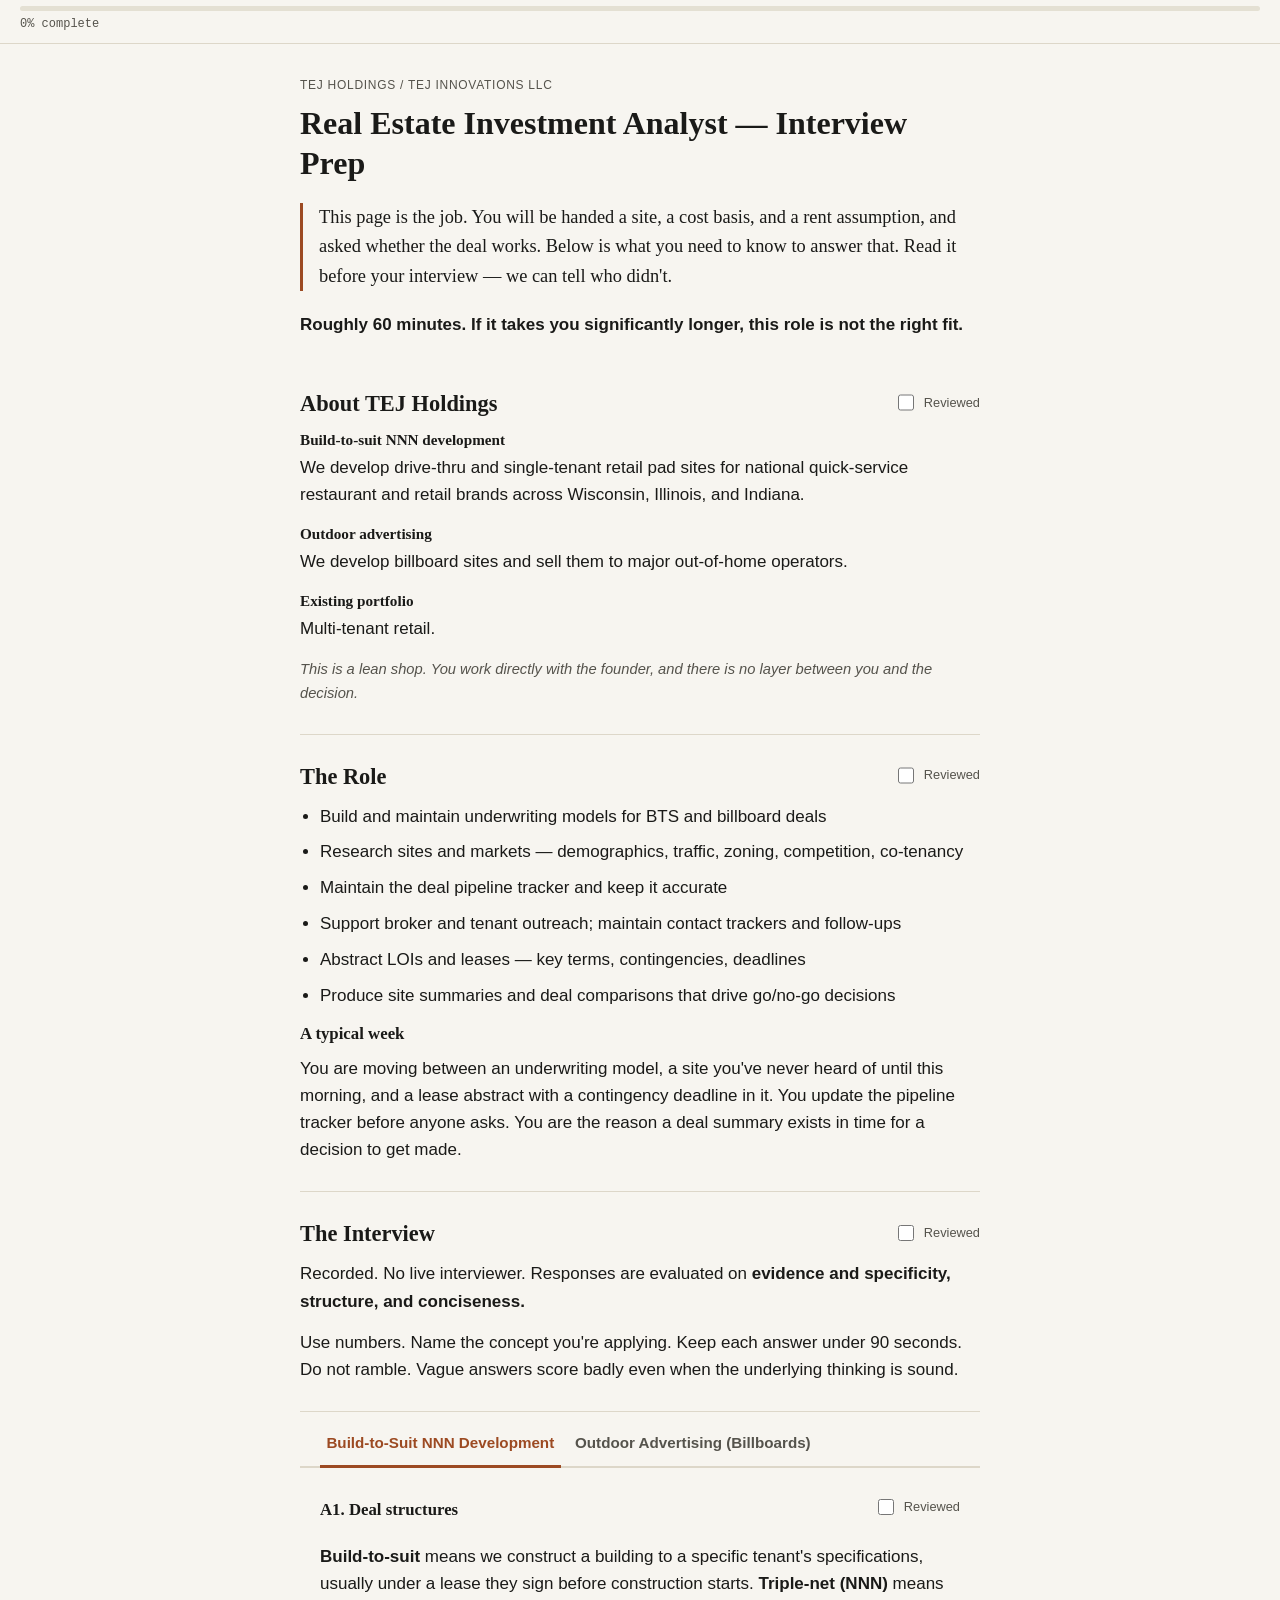
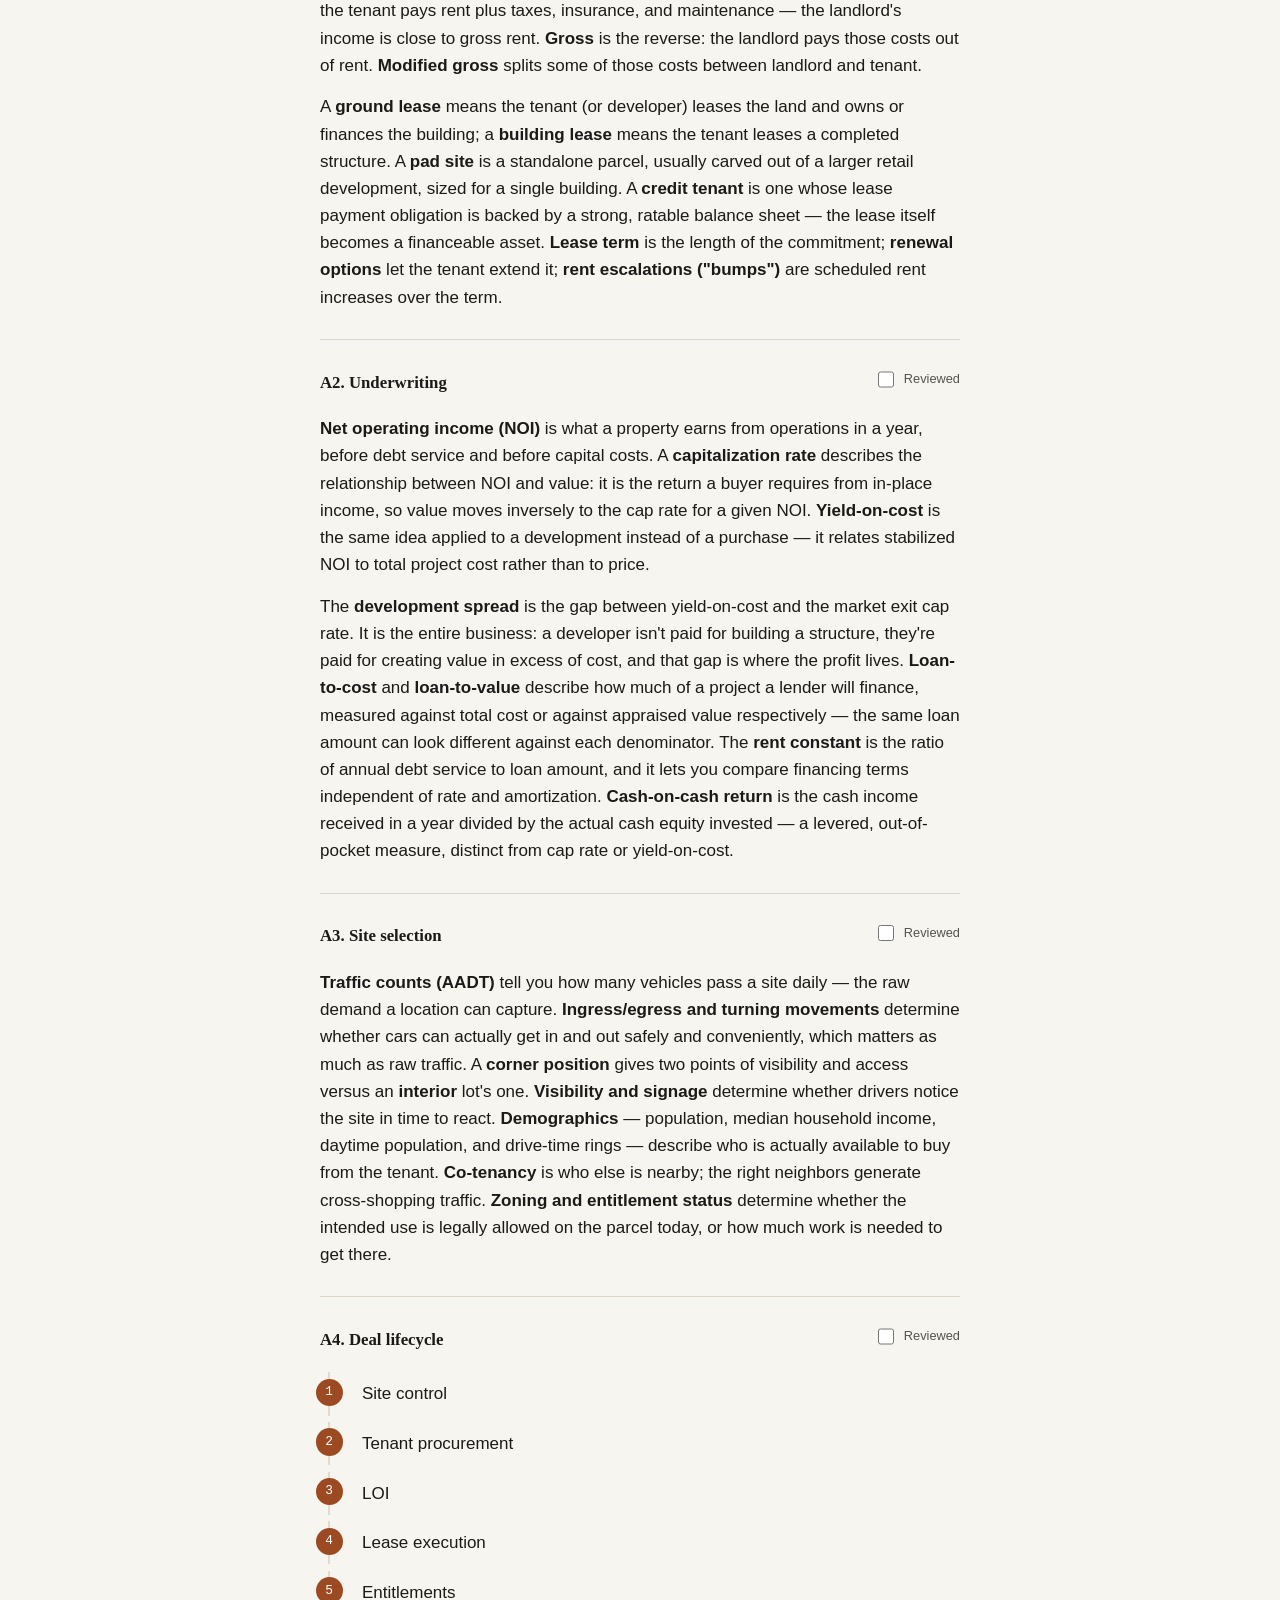
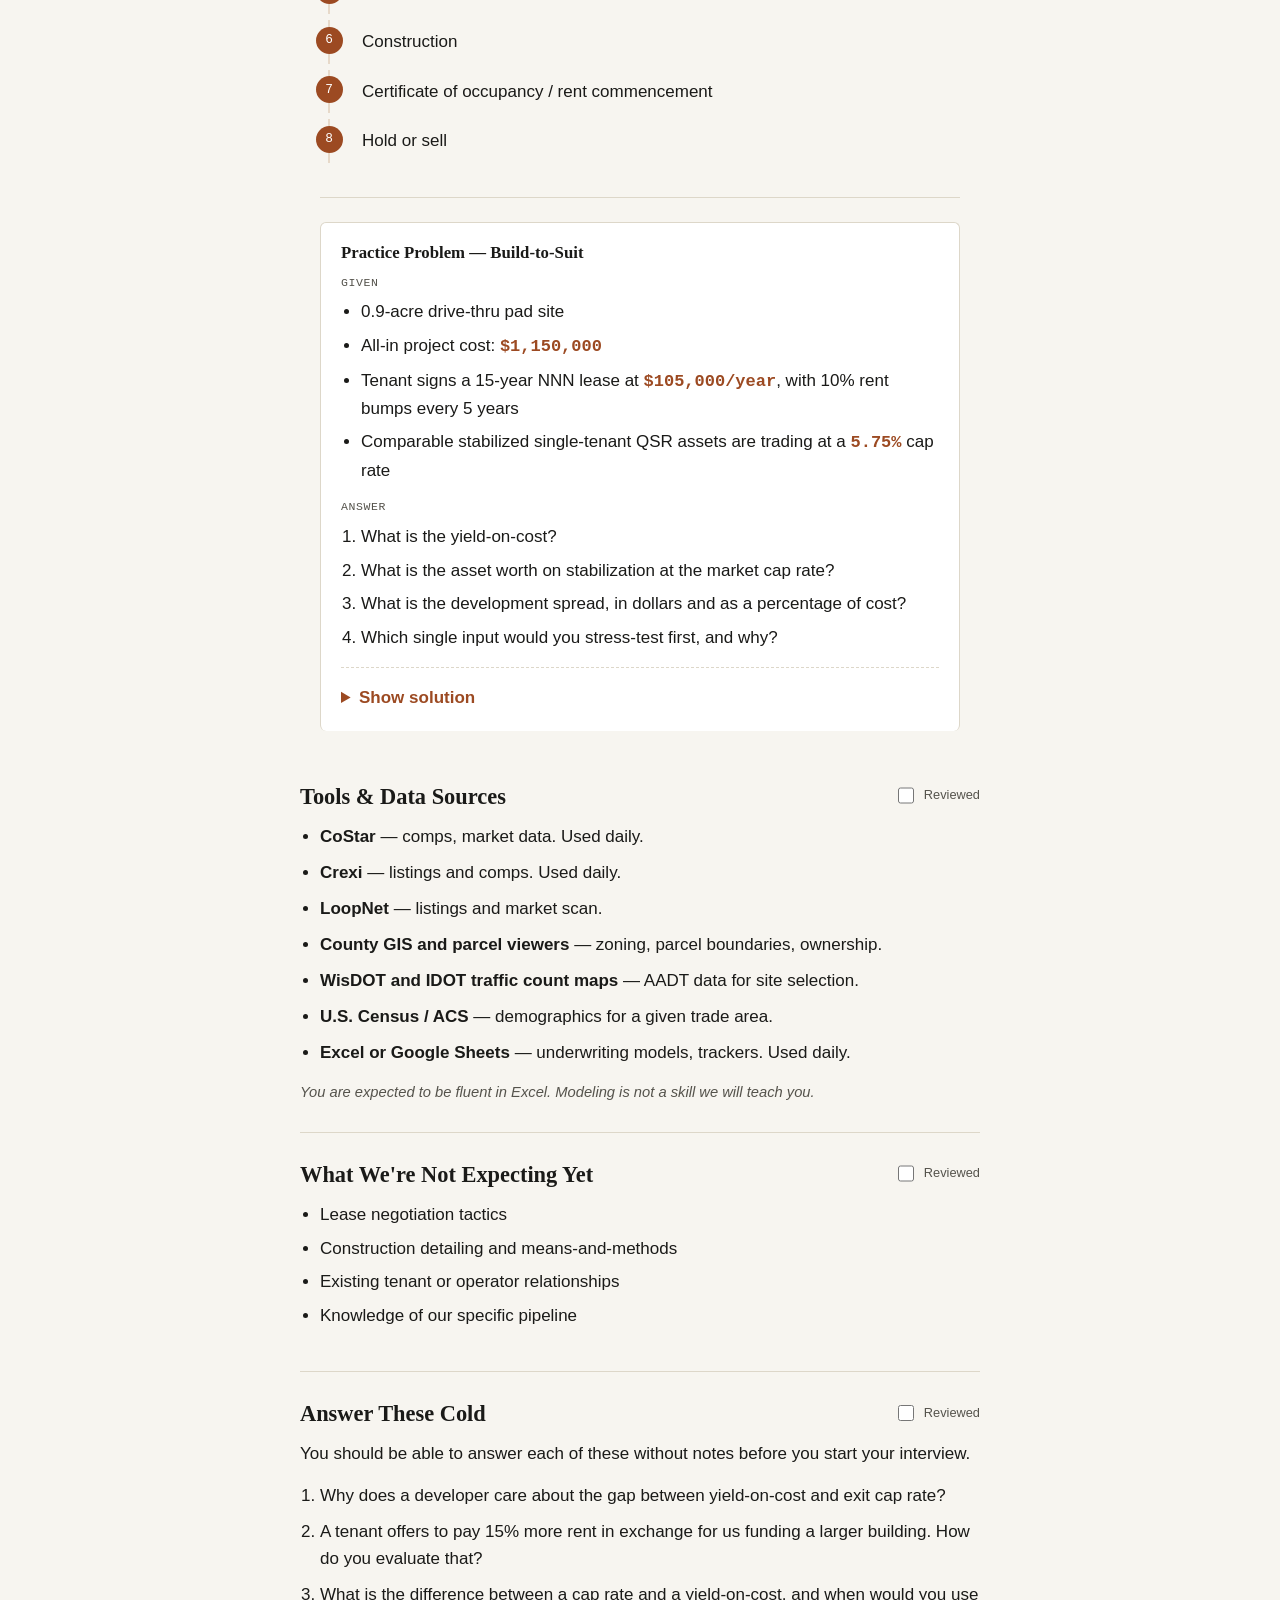
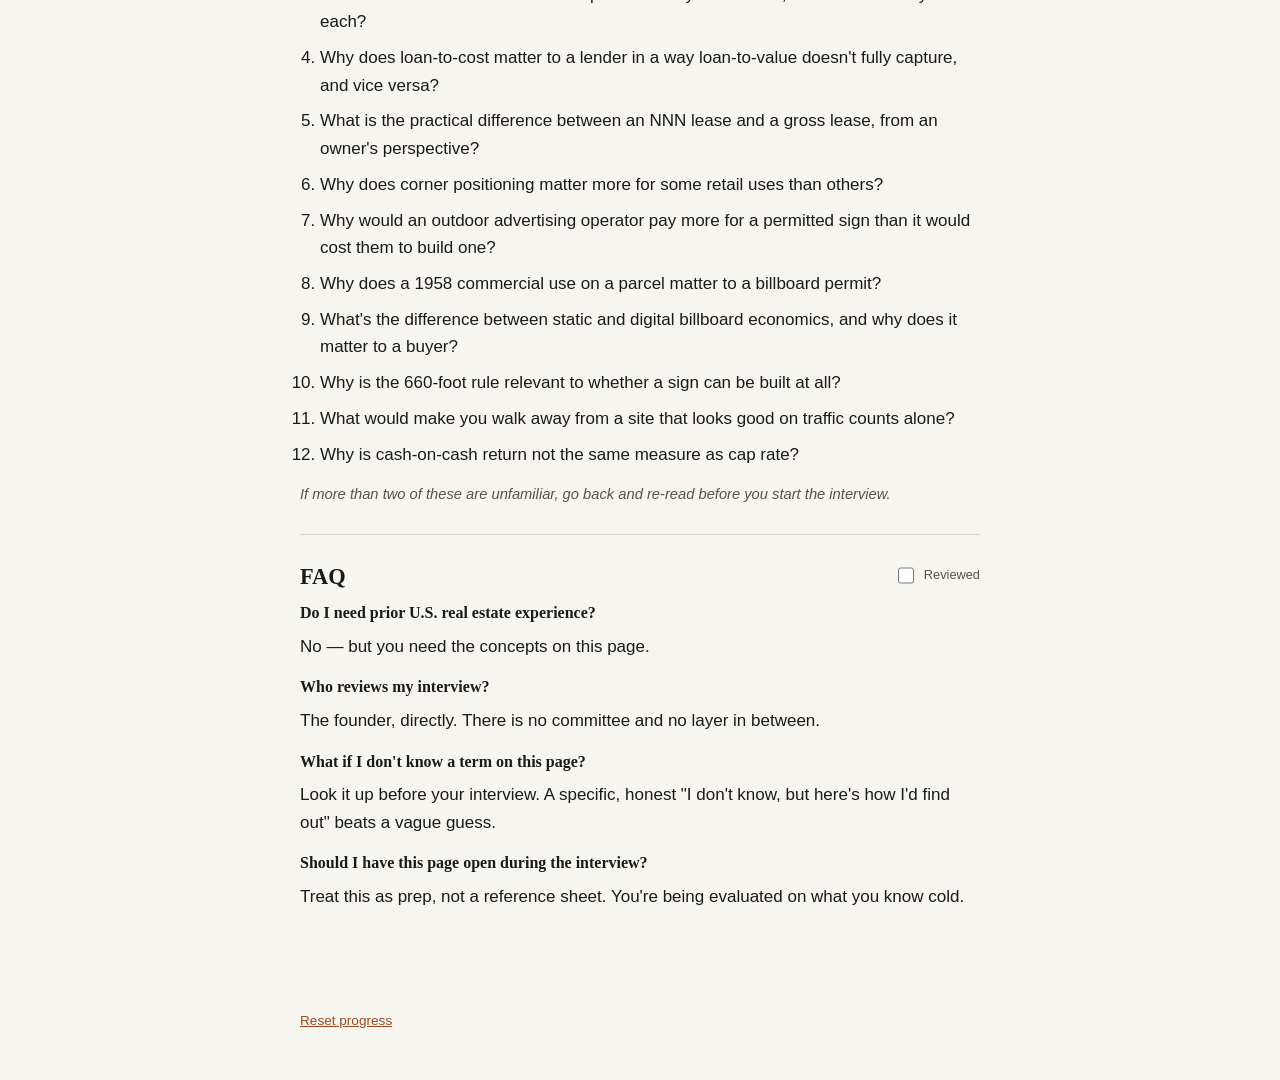
<file: candidate-prep/index.html>
<!doctype html>
<html lang="en">
<head>
<meta charset="UTF-8">
<meta name="viewport" content="width=device-width, initial-scale=1">
<meta name="robots" content="noindex, nofollow">
<title>TEJ Holdings — Candidate Prep</title>
<link rel="stylesheet" href="styles.css">
</head>
<body>

<div class="progressbar" role="progressbar" aria-label="Prep progress" aria-valuemin="0" aria-valuemax="100" aria-valuenow="0" id="progressbar">
  <div class="progressbar-track">
    <div class="progressbar-fill" id="progress-fill"></div>
  </div>
  <span class="progressbar-label" id="progress-label">0% complete</span>
</div>

<header class="hero">
  <p class="eyebrow">TEJ Holdings / TEJ Innovations LLC</p>
  <h1>Real Estate Investment Analyst — Interview Prep</h1>
  <blockquote class="hero-quote">
    This page is the job. You will be handed a site, a cost basis, and a rent assumption, and asked whether the deal works. Below is what you need to know to answer that. Read it before your interview — we can tell who didn't.
  </blockquote>
  <p class="read-time">Roughly 60 minutes. If it takes you significantly longer, this role is not the right fit.</p>
</header>

<main>

  <section class="section" id="about">
    <div class="section-head">
      <h2>About TEJ Holdings</h2>
      <label class="check"><input type="checkbox" data-key="about"><span>Reviewed</span></label>
    </div>
    <div class="block">
      <h3>Build-to-suit NNN development</h3>
      <p>We develop drive-thru and single-tenant retail pad sites for national quick-service restaurant and retail brands across Wisconsin, Illinois, and Indiana.</p>
    </div>
    <div class="block">
      <h3>Outdoor advertising</h3>
      <p>We develop billboard sites and sell them to major out-of-home operators.</p>
    </div>
    <div class="block">
      <h3>Existing portfolio</h3>
      <p>Multi-tenant retail.</p>
    </div>
    <p class="note">This is a lean shop. You work directly with the founder, and there is no layer between you and the decision.</p>
  </section>

  <section class="section" id="role">
    <div class="section-head">
      <h2>The Role</h2>
      <label class="check"><input type="checkbox" data-key="role"><span>Reviewed</span></label>
    </div>
    <ul class="verb-list">
      <li>Build and maintain underwriting models for BTS and billboard deals</li>
      <li>Research sites and markets — demographics, traffic, zoning, competition, co-tenancy</li>
      <li>Maintain the deal pipeline tracker and keep it accurate</li>
      <li>Support broker and tenant outreach; maintain contact trackers and follow-ups</li>
      <li>Abstract LOIs and leases — key terms, contingencies, deadlines</li>
      <li>Produce site summaries and deal comparisons that drive go/no-go decisions</li>
    </ul>
    <h3>A typical week</h3>
    <p>You are moving between an underwriting model, a site you've never heard of until this morning, and a lease abstract with a contingency deadline in it. You update the pipeline tracker before anyone asks. You are the reason a deal summary exists in time for a decision to get made.</p>
  </section>

  <section class="section" id="interview">
    <div class="section-head">
      <h2>The Interview</h2>
      <label class="check"><input type="checkbox" data-key="interview"><span>Reviewed</span></label>
    </div>
    <p>Recorded. No live interviewer. Responses are evaluated on <strong>evidence and specificity, structure, and conciseness.</strong></p>
    <p>Use numbers. Name the concept you're applying. Keep each answer under 90 seconds. Do not ramble. Vague answers score badly even when the underlying thinking is sound.</p>
  </section>

  <div class="tabs" role="tablist" aria-label="Core knowledge areas">
    <button class="tab" role="tab" id="tab-bts" aria-controls="panel-bts" aria-selected="true" tabindex="0">Build-to-Suit NNN Development</button>
    <button class="tab" role="tab" id="tab-billboards" aria-controls="panel-billboards" aria-selected="false" tabindex="-1">Outdoor Advertising (Billboards)</button>
  </div>

  <div class="tabpanel" id="panel-bts" role="tabpanel" aria-labelledby="tab-bts" tabindex="0">

    <section class="section" id="bts-a1">
      <div class="section-head">
        <h3>A1. Deal structures</h3>
        <label class="check"><input type="checkbox" data-key="bts-a1"><span>Reviewed</span></label>
      </div>
      <p><strong>Build-to-suit</strong> means we construct a building to a specific tenant's specifications, usually under a lease they sign before construction starts. <strong>Triple-net (NNN)</strong> means the tenant pays rent plus taxes, insurance, and maintenance — the landlord's income is close to gross rent. <strong>Gross</strong> is the reverse: the landlord pays those costs out of rent. <strong>Modified gross</strong> splits some of those costs between landlord and tenant.</p>
      <p>A <strong>ground lease</strong> means the tenant (or developer) leases the land and owns or finances the building; a <strong>building lease</strong> means the tenant leases a completed structure. A <strong>pad site</strong> is a standalone parcel, usually carved out of a larger retail development, sized for a single building. A <strong>credit tenant</strong> is one whose lease payment obligation is backed by a strong, ratable balance sheet — the lease itself becomes a financeable asset. <strong>Lease term</strong> is the length of the commitment; <strong>renewal options</strong> let the tenant extend it; <strong>rent escalations ("bumps")</strong> are scheduled rent increases over the term.</p>
    </section>

    <section class="section" id="bts-a2">
      <div class="section-head">
        <h3>A2. Underwriting</h3>
        <label class="check"><input type="checkbox" data-key="bts-a2"><span>Reviewed</span></label>
      </div>
      <p><strong>Net operating income (NOI)</strong> is what a property earns from operations in a year, before debt service and before capital costs. A <strong>capitalization rate</strong> describes the relationship between NOI and value: it is the return a buyer requires from in-place income, so value moves inversely to the cap rate for a given NOI. <strong>Yield-on-cost</strong> is the same idea applied to a development instead of a purchase — it relates stabilized NOI to total project cost rather than to price.</p>
      <p>The <strong>development spread</strong> is the gap between yield-on-cost and the market exit cap rate. It is the entire business: a developer isn't paid for building a structure, they're paid for creating value in excess of cost, and that gap is where the profit lives. <strong>Loan-to-cost</strong> and <strong>loan-to-value</strong> describe how much of a project a lender will finance, measured against total cost or against appraised value respectively — the same loan amount can look different against each denominator. The <strong>rent constant</strong> is the ratio of annual debt service to loan amount, and it lets you compare financing terms independent of rate and amortization. <strong>Cash-on-cash return</strong> is the cash income received in a year divided by the actual cash equity invested — a levered, out-of-pocket measure, distinct from cap rate or yield-on-cost.</p>
    </section>

    <section class="section" id="bts-a3">
      <div class="section-head">
        <h3>A3. Site selection</h3>
        <label class="check"><input type="checkbox" data-key="bts-a3"><span>Reviewed</span></label>
      </div>
      <p><strong>Traffic counts (AADT)</strong> tell you how many vehicles pass a site daily — the raw demand a location can capture. <strong>Ingress/egress and turning movements</strong> determine whether cars can actually get in and out safely and conveniently, which matters as much as raw traffic. A <strong>corner position</strong> gives two points of visibility and access versus an <strong>interior</strong> lot's one. <strong>Visibility and signage</strong> determine whether drivers notice the site in time to react. <strong>Demographics</strong> — population, median household income, daytime population, and drive-time rings — describe who is actually available to buy from the tenant. <strong>Co-tenancy</strong> is who else is nearby; the right neighbors generate cross-shopping traffic. <strong>Zoning and entitlement status</strong> determine whether the intended use is legally allowed on the parcel today, or how much work is needed to get there.</p>
    </section>

    <section class="section" id="bts-a4">
      <div class="section-head">
        <h3>A4. Deal lifecycle</h3>
        <label class="check"><input type="checkbox" data-key="bts-a4"><span>Reviewed</span></label>
      </div>
      <ol class="lifecycle">
        <li>Site control</li>
        <li>Tenant procurement</li>
        <li>LOI</li>
        <li>Lease execution</li>
        <li>Entitlements</li>
        <li>Construction</li>
        <li>Certificate of occupancy / rent commencement</li>
        <li>Hold or sell</li>
      </ol>
    </section>

    <section class="section practice" id="bts-practice">
      <h3>Practice Problem — Build-to-Suit</h3>
      <p class="given-label">Given</p>
      <ul>
        <li>0.9-acre drive-thru pad site</li>
        <li>All-in project cost: <span class="num">$1,150,000</span></li>
        <li>Tenant signs a 15-year NNN lease at <span class="num">$105,000/year</span>, with 10% rent bumps every 5 years</li>
        <li>Comparable stabilized single-tenant QSR assets are trading at a <span class="num">5.75%</span> cap rate</li>
      </ul>
      <p class="given-label">Answer</p>
      <ol>
        <li>What is the yield-on-cost?</li>
        <li>What is the asset worth on stabilization at the market cap rate?</li>
        <li>What is the development spread, in dollars and as a percentage of cost?</li>
        <li>Which single input would you stress-test first, and why?</li>
      </ol>
      <details class="solution">
        <summary>Show solution</summary>
        <ol>
          <li>Yield-on-cost = $105,000 ÷ $1,150,000 = <span class="num">9.13%</span></li>
          <li>Stabilized value = $105,000 ÷ 0.0575 = <span class="num">$1,826,087</span></li>
          <li>Development spread = $1,826,087 − $1,150,000 = <span class="num">$676,087</span>, or <span class="num">58.8%</span> on cost</li>
          <li>There is no single right answer, but a strong one identifies <strong>total project cost</strong> as the input we actually control and the one most likely to move against us (site work, utilities, entitlement delay), and notes that the exit cap rate is a market variable we can only assume — so the deal must survive a cap rate expansion, not just a cost overrun.</li>
        </ol>
      </details>
    </section>

  </div>

  <div class="tabpanel" id="panel-billboards" role="tabpanel" aria-labelledby="tab-billboards" tabindex="0" hidden>

    <section class="section" id="billboards-b1">
      <div class="section-head">
        <h3>B1. The build-and-flip model</h3>
        <label class="check"><input type="checkbox" data-key="billboards-b1"><span>Reviewed</span></label>
      </div>
      <p>We secure the ground lease, obtain the permit, build the structure, lease the faces, and sell the completed asset to a major out-of-home operator — Lamar, Outfront, or Clear Channel. An operator pays a premium for a permitted, cash-flowing sign because the permit itself is the scarce asset: in controlled corridors, new permits are difficult or impossible to obtain, so a permitted structure cannot simply be replicated down the road. The operator is buying access as much as it is buying steel.</p>
    </section>

    <section class="section" id="billboards-b2">
      <div class="section-head">
        <h3>B2. Economics</h3>
        <label class="check"><input type="checkbox" data-key="billboards-b2"><span>Reviewed</span></label>
      </div>
      <p>The <strong>ground lease</strong> is what the landowner receives — typically fixed annual rent or a revenue share. <strong>Gross advertising revenue per face</strong> is what an advertiser pays to occupy that face. <strong>Static vs. digital economics</strong> differ because a digital face can sell the same physical space to multiple advertisers on a rotation, changing the revenue model from one tenant per face to many. <strong>Operating expenses</strong> — maintenance, insurance, power, and illumination — are subtracted from gross revenue and ground lease cost to arrive at <strong>net operating income</strong>. The operator then applies a <strong>multiple or cap rate</strong> to that NOI to set the acquisition price.</p>
    </section>

    <section class="section" id="billboards-b3">
      <div class="section-head">
        <h3>B3. Regulatory</h3>
        <label class="check"><input type="checkbox" data-key="billboards-b3"><span>Reviewed</span></label>
      </div>
      <ul class="reg-list">
        <li>The federal Highway Beautification Act establishes the concept of <em>controlled</em> highway corridors.</li>
        <li>The 660-foot rule: signs within 660 feet of the right-of-way of interstate and federal-aid primary highways are regulated.</li>
        <li>Wisconsin's outdoor advertising control statute is Wis. Stat. § 84.30.</li>
        <li>Illinois is governed by a separate framework administered by IDOT.</li>
        <li>Signs are generally permitted only in areas zoned commercial or industrial.</li>
        <li>Spacing requirements govern minimum distance between signs.</li>
        <li>Grandfathered / legal nonconforming signs remain because they predate current rules — pre-1959 commercial land use on a parcel matters because it can establish eligibility that would not exist under today's zoning.</li>
      </ul>
    </section>

    <section class="section" id="billboards-b4">
      <div class="section-head">
        <h3>B4. Site selection</h3>
        <label class="check"><input type="checkbox" data-key="billboards-b4"><span>Reviewed</span></label>
      </div>
      <p>We focus on interstate corridor position along I-90 / I-94. What matters at a given site: traffic volume; sight lines and read time — how long a driver can actually see and process the face; approach angle; competing sign inventory nearby; parcel zoning; and landowner willingness to sign a ground lease.</p>
    </section>

    <section class="section practice" id="billboards-practice">
      <h3>Practice Problem — Billboard</h3>
      <p class="note">These figures are illustrative assumptions supplied to you, not market quotes.</p>
      <p class="given-label">Given</p>
      <ul>
        <li>Monopole structure with two static faces</li>
        <li>Structure and installation: <span class="num">$180,000</span></li>
        <li>Permitting, survey, and legal: <span class="num">$20,000</span></li>
        <li>Ground lease: <span class="num">$7,200/year</span></li>
        <li>Advertising revenue: <span class="num">$30,000 per face per year</span>, both faces leased</li>
        <li>Maintenance, insurance, and power: <span class="num">$4,800/year</span></li>
        <li>A major operator will acquire the completed, cash-flowing asset at <span class="num">10× NOI</span></li>
      </ul>
      <p class="given-label">Answer</p>
      <ol>
        <li>What is the all-in cost?</li>
        <li>What is annual NOI?</li>
        <li>What is the yield-on-cost?</li>
        <li>What does the operator pay, and what is your spread?</li>
        <li>Which assumption in this model is the most fragile?</li>
      </ol>
      <details class="solution">
        <summary>Show solution</summary>
        <ol>
          <li>All-in cost = $180,000 + $20,000 = <span class="num">$200,000</span></li>
          <li>NOI = $60,000 − $7,200 − $4,800 = <span class="num">$48,000</span></li>
          <li>Yield-on-cost = $48,000 ÷ $200,000 = <span class="num">24%</span></li>
          <li>Sale price = $48,000 × 10 = <span class="num">$480,000</span>. Spread = <span class="num">$280,000</span></li>
          <li>The advertising revenue. Rate card is not realized revenue — faces sit vacant, and the assumption of both faces leased at full rate for a full year is the number most likely to be wrong. A strong answer also flags <strong>permit risk</strong>: if the permit is not issued or not transferable, the asset is worth nothing to the operator.</li>
        </ol>
      </details>
    </section>

  </div>

  <section class="section" id="tools">
    <div class="section-head">
      <h2>Tools &amp; Data Sources</h2>
      <label class="check"><input type="checkbox" data-key="tools"><span>Reviewed</span></label>
    </div>
    <ul class="tools-list">
      <li><strong>CoStar</strong> — comps, market data. Used daily.</li>
      <li><strong>Crexi</strong> — listings and comps. Used daily.</li>
      <li><strong>LoopNet</strong> — listings and market scan.</li>
      <li><strong>County GIS and parcel viewers</strong> — zoning, parcel boundaries, ownership.</li>
      <li><strong>WisDOT and IDOT traffic count maps</strong> — AADT data for site selection.</li>
      <li><strong>U.S. Census / ACS</strong> — demographics for a given trade area.</li>
      <li><strong>Excel or Google Sheets</strong> — underwriting models, trackers. Used daily.</li>
    </ul>
    <p class="note">You are expected to be fluent in Excel. Modeling is not a skill we will teach you.</p>
  </section>

  <section class="section" id="not-expecting">
    <div class="section-head">
      <h2>What We're Not Expecting Yet</h2>
      <label class="check"><input type="checkbox" data-key="not-expecting"><span>Reviewed</span></label>
    </div>
    <ul>
      <li>Lease negotiation tactics</li>
      <li>Construction detailing and means-and-methods</li>
      <li>Existing tenant or operator relationships</li>
      <li>Knowledge of our specific pipeline</li>
    </ul>
  </section>

  <section class="section" id="cold">
    <div class="section-head">
      <h2>Answer These Cold</h2>
      <label class="check"><input type="checkbox" data-key="cold"><span>Reviewed</span></label>
    </div>
    <p>You should be able to answer each of these without notes before you start your interview.</p>
    <ol class="cold-list">
      <li>Why does a developer care about the gap between yield-on-cost and exit cap rate?</li>
      <li>A tenant offers to pay 15% more rent in exchange for us funding a larger building. How do you evaluate that?</li>
      <li>What is the difference between a cap rate and a yield-on-cost, and when would you use each?</li>
      <li>Why does loan-to-cost matter to a lender in a way loan-to-value doesn't fully capture, and vice versa?</li>
      <li>What is the practical difference between an NNN lease and a gross lease, from an owner's perspective?</li>
      <li>Why does corner positioning matter more for some retail uses than others?</li>
      <li>Why would an outdoor advertising operator pay more for a permitted sign than it would cost them to build one?</li>
      <li>Why does a 1958 commercial use on a parcel matter to a billboard permit?</li>
      <li>What's the difference between static and digital billboard economics, and why does it matter to a buyer?</li>
      <li>Why is the 660-foot rule relevant to whether a sign can be built at all?</li>
      <li>What would make you walk away from a site that looks good on traffic counts alone?</li>
      <li>Why is cash-on-cash return not the same measure as cap rate?</li>
    </ol>
    <p class="note">If more than two of these are unfamiliar, go back and re-read before you start the interview.</p>
  </section>

  <section class="section" id="faq">
    <div class="section-head">
      <h2>FAQ</h2>
      <label class="check"><input type="checkbox" data-key="faq"><span>Reviewed</span></label>
    </div>
    <div class="faq-item">
      <h3>Do I need prior U.S. real estate experience?</h3>
      <p>No — but you need the concepts on this page.</p>
    </div>
    <div class="faq-item">
      <h3>Who reviews my interview?</h3>
      <p>The founder, directly. There is no committee and no layer in between.</p>
    </div>
    <div class="faq-item">
      <h3>What if I don't know a term on this page?</h3>
      <p>Look it up before your interview. A specific, honest "I don't know, but here's how I'd find out" beats a vague guess.</p>
    </div>
    <div class="faq-item">
      <h3>Should I have this page open during the interview?</h3>
      <p>Treat this as prep, not a reference sheet. You're being evaluated on what you know cold.</p>
    </div>
  </section>

</main>

<footer class="site-footer">
  <a href="#" id="reset-progress">Reset progress</a>
</footer>

<script src="app.js"></script>
</body>
</html>
</file>
<file: candidate-prep/styles.css>
:root {
  --color-bg: #f7f5f0;
  --color-surface: #ffffff;
  --color-text: #1a1a18;
  --color-text-muted: #55534c;
  --color-accent: #9c4a22;
  --color-accent-soft: #e7d9c9;
  --color-border: #ddd7c9;
  --color-progress-track: #e4e0d3;
  --color-progress-fill: #8a8672;

  --font-heading: Georgia, "Times New Roman", Times, serif;
  --font-body: -apple-system, BlinkMacSystemFont, "Segoe UI", Roboto, Helvetica, Arial, sans-serif;
  --font-mono: "SFMono-Regular", Consolas, "Liberation Mono", Menlo, monospace;

  --max-width: 720px;
}

@media (prefers-color-scheme: dark) {
  :root {
    --color-bg: #171613;
    --color-surface: #201f1b;
    --color-text: #ece8dd;
    --color-text-muted: #b3ae9f;
    --color-accent: #e08a54;
    --color-accent-soft: #3a2b1e;
    --color-border: #3a382f;
    --color-progress-track: #322f27;
    --color-progress-fill: #a29c86;
  }
}

* { box-sizing: border-box; }

html { -webkit-text-size-adjust: 100%; }

body {
  margin: 0;
  background: var(--color-bg);
  color: var(--color-text);
  font-family: var(--font-body);
  font-size: 17px;
  line-height: 1.6;
}

main {
  max-width: var(--max-width);
  margin: 0 auto;
  padding: 0 1.25rem 3rem;
}

h1, h2, h3 {
  font-family: var(--font-heading);
  line-height: 1.25;
  color: var(--color-text);
}

h1 { font-size: 1.6rem; margin: 0 0 1rem; }
h2 { font-size: 1.25rem; margin: 0; }
h3 { font-size: 1.05rem; margin: 0 0 0.6rem; }

p { margin: 0 0 0.9rem; }
p:last-child { margin-bottom: 0; }

a { color: var(--color-accent); }

/* Progress bar */
.progressbar {
  position: sticky;
  top: 0;
  z-index: 20;
  background: var(--color-bg);
  padding: 0.4rem 1.25rem 0.5rem;
  border-bottom: 1px solid var(--color-border);
}

.progressbar-track {
  height: 5px;
  background: var(--color-progress-track);
  border-radius: 3px;
  overflow: hidden;
}

.progressbar-fill {
  height: 100%;
  width: 0%;
  background: var(--color-progress-fill);
  transition: width 0.2s ease;
}

.progressbar-label {
  display: block;
  font-size: 0.75rem;
  color: var(--color-text-muted);
  margin-top: 0.25rem;
  font-family: var(--font-mono);
}

/* Hero */
.hero {
  max-width: var(--max-width);
  margin: 0 auto;
  padding: 2rem 1.25rem 1.5rem;
}

.eyebrow {
  text-transform: uppercase;
  letter-spacing: 0.06em;
  font-size: 0.75rem;
  color: var(--color-text-muted);
  margin: 0 0 0.5rem;
}

.hero-quote {
  margin: 1.25rem 0;
  padding-left: 1rem;
  border-left: 3px solid var(--color-accent);
  font-family: var(--font-heading);
  font-size: 1.05rem;
  color: var(--color-text);
}

.read-time {
  font-weight: 600;
}

/* Sections */
.section {
  padding: 1.75rem 0;
  border-bottom: 1px solid var(--color-border);
}

.section:last-child { border-bottom: none; }

.section-head {
  display: flex;
  align-items: baseline;
  justify-content: space-between;
  gap: 1rem;
  margin-bottom: 0.75rem;
}

.block { margin-bottom: 1rem; }
.block h3 { font-size: 0.95rem; margin-bottom: 0.3rem; }

.note {
  font-size: 0.92rem;
  color: var(--color-text-muted);
  font-style: italic;
}

.check {
  display: flex;
  align-items: center;
  gap: 0.4rem;
  font-size: 0.8rem;
  color: var(--color-text-muted);
  white-space: nowrap;
  cursor: pointer;
  flex-shrink: 0;
}

.check input { width: 1.05rem; height: 1.05rem; accent-color: var(--color-accent); }

ul, ol { padding-left: 1.25rem; margin: 0 0 0.9rem; }
li { margin-bottom: 0.4rem; }

.verb-list li, .cold-list li, .reg-list li, .tools-list li { margin-bottom: 0.55rem; }

.num {
  font-family: var(--font-mono);
  font-weight: 600;
  color: var(--color-accent);
}

/* Lifecycle list */
.lifecycle {
  list-style: none;
  padding: 0;
  margin: 0;
  counter-reset: step;
}

.lifecycle li {
  counter-increment: step;
  position: relative;
  padding: 0.5rem 0 0.5rem 2rem;
  border-left: 2px solid var(--color-accent-soft);
  margin-left: 0.5rem;
}

.lifecycle li::before {
  content: counter(step);
  position: absolute;
  left: -0.9rem;
  top: 0.4rem;
  width: 1.7rem;
  height: 1.7rem;
  border-radius: 50%;
  background: var(--color-accent);
  color: var(--color-surface);
  font-family: var(--font-mono);
  font-size: 0.8rem;
  display: flex;
  align-items: center;
  justify-content: center;
}

/* Tabs */
.tabs {
  display: flex;
  max-width: var(--max-width);
  margin: 0.5rem auto 0;
  padding: 0 1.25rem;
  gap: 0.5rem;
  border-bottom: 2px solid var(--color-border);
}

.tab {
  font-family: var(--font-body);
  font-size: 0.95rem;
  font-weight: 600;
  color: var(--color-text-muted);
  background: none;
  border: none;
  border-bottom: 3px solid transparent;
  padding: 0.85rem 0.4rem;
  margin-bottom: -2px;
  cursor: pointer;
  text-align: left;
}

.tab[aria-selected="true"] {
  color: var(--color-accent);
  border-bottom-color: var(--color-accent);
}

.tab:focus-visible, .check input:focus-visible, .solution summary:focus-visible, a:focus-visible {
  outline: 2px solid var(--color-accent);
  outline-offset: 2px;
}

.tabpanel {
  max-width: var(--max-width);
  margin: 0 auto;
  padding: 0 1.25rem;
}

/* Practice problems */
.practice {
  border: 1px solid var(--color-border);
  border-radius: 6px;
  padding: 1.25rem;
  background: var(--color-surface);
  margin: 1.5rem 0;
}

.given-label {
  font-family: var(--font-mono);
  text-transform: uppercase;
  font-size: 0.72rem;
  letter-spacing: 0.05em;
  color: var(--color-text-muted);
  margin-bottom: 0.4rem;
}

.solution {
  margin-top: 1rem;
  border-top: 1px dashed var(--color-border);
  padding-top: 1rem;
}

.solution summary {
  cursor: pointer;
  font-weight: 600;
  color: var(--color-accent);
}

.solution[open] summary { margin-bottom: 0.75rem; }

/* FAQ */
.faq-item { margin-bottom: 1.1rem; }
.faq-item:last-child { margin-bottom: 0; }
.faq-item h3 { font-size: 1rem; }

/* Footer */
.site-footer {
  max-width: var(--max-width);
  margin: 0 auto;
  padding: 1.5rem 1.25rem 3rem;
  font-size: 0.85rem;
}

@media (min-width: 640px) {
  h1 { font-size: 2rem; }
  h2 { font-size: 1.4rem; }
  .hero-quote { font-size: 1.15rem; }
}

/* Print */
@media print {
  .progressbar, .tabs, .site-footer, .check { display: none !important; }
  .tabpanel { display: block !important; }
  .solution summary { display: none; }
  .section { break-inside: avoid; border-bottom: none; padding: 0.75rem 0; }
  body { font-size: 12pt; }
  .practice { border: 1px solid #999; }
}
</file>
